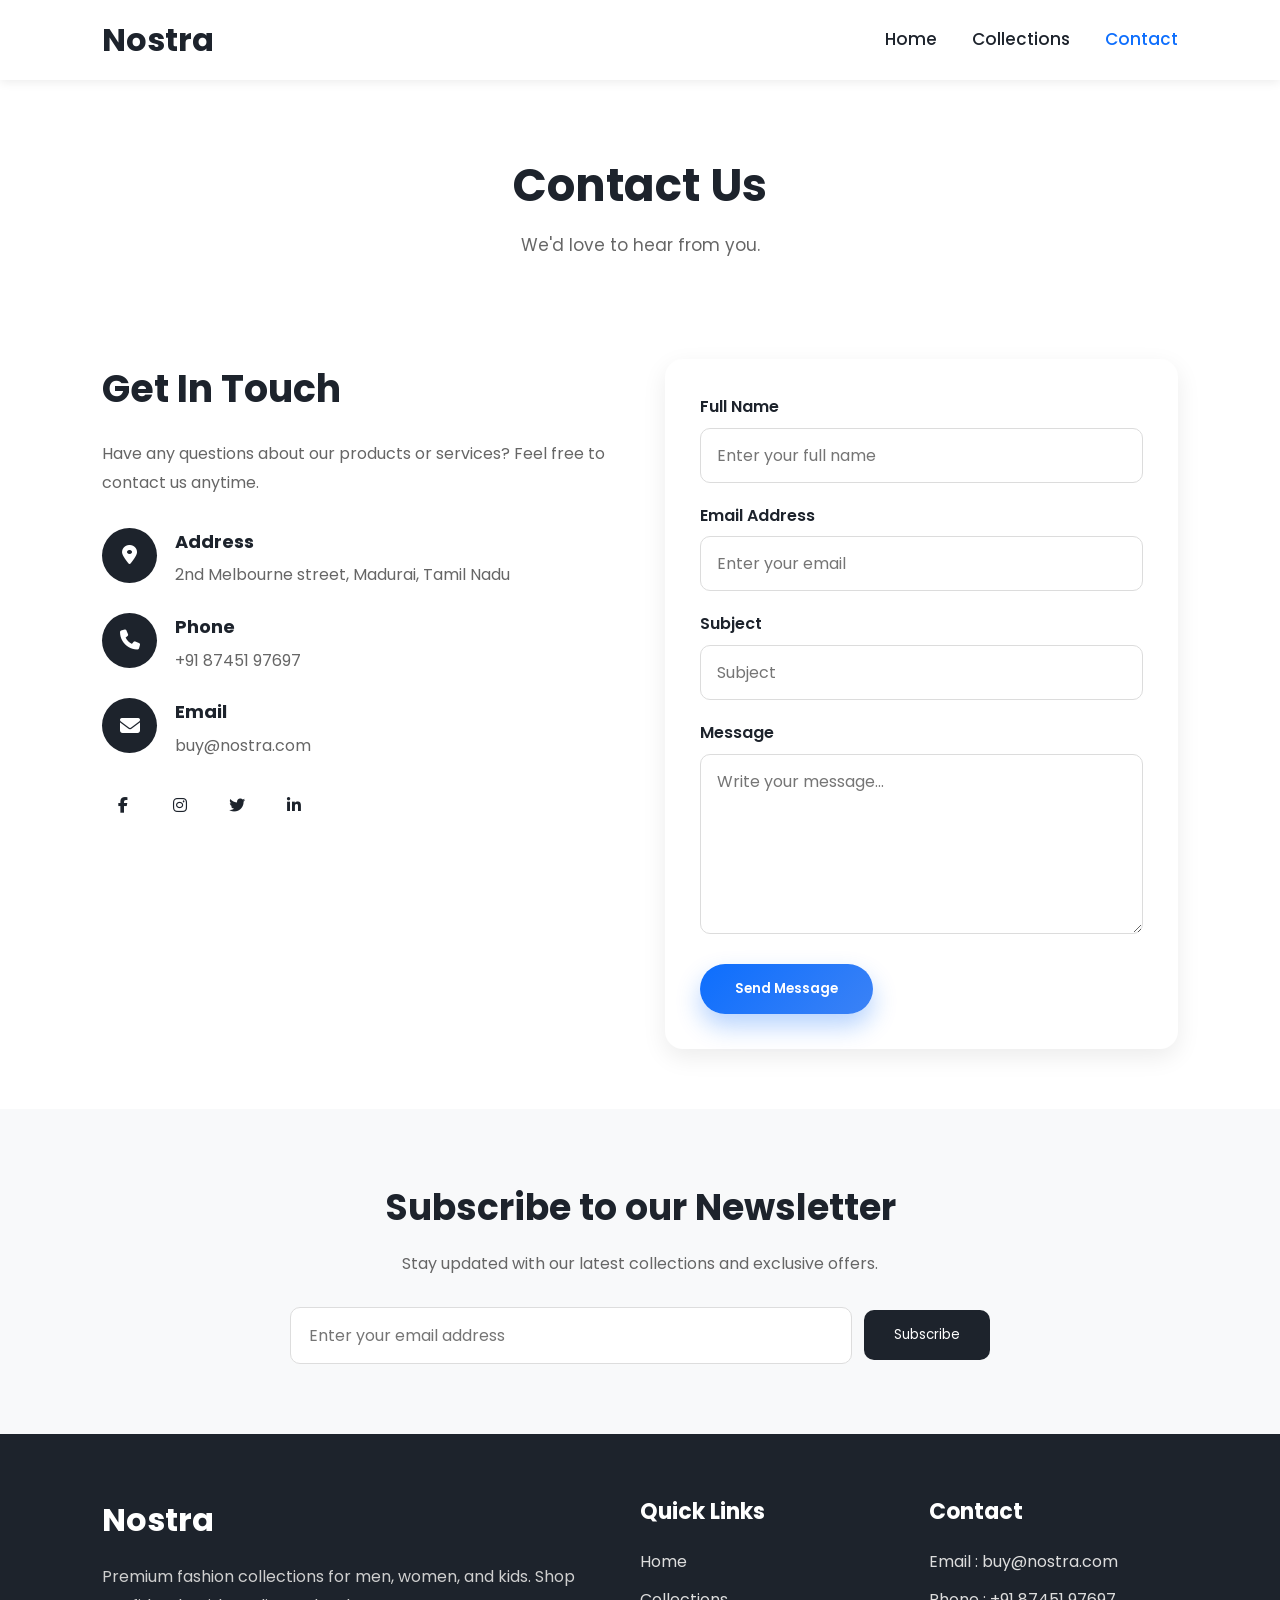
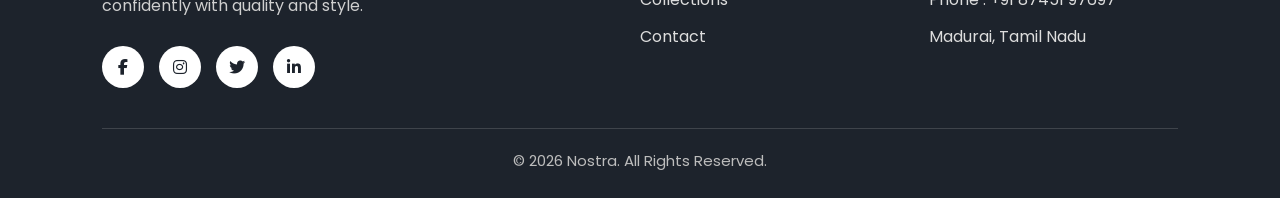
<file: contact.html>
<!DOCTYPE html>
<html lang="en">

<head>
    <meta charset="UTF-8">
    <meta name="viewport" content="width=device-width, initial-scale=1.0">
    <title>Nostra | Contact</title>

    <!-- CSS -->
    <link rel="stylesheet" href="style.css">

    <!-- Google Fonts -->
    <link href="https://fonts.googleapis.com/css2?family=Poppins:wght@300;400;500;600;700&display=swap"
        rel="stylesheet">

    <!-- Font Awesome -->
    <link rel="stylesheet"
        href="https://cdnjs.cloudflare.com/ajax/libs/font-awesome/6.5.2/css/all.min.css">
</head>

<body>

    <!-- ================= NAVBAR ================= -->

    <nav class="navbar">

        <div class="logo">
            <h2>Nostra</h2>
        </div>

        <ul class="nav-links" id="navLinks">

            <li>
                <a href="index.html">Home</a>
            </li>

            <li>
                <a href="collections.html">Collections</a>
            </li>

            <li>
                <a href="contact.html" class="active">Contact</a>
            </li>

        </ul>

        <div class="menu-icon" id="menuIcon">
            <i class="fa-solid fa-bars"></i>
        </div>

    </nav>

    <!-- ================= MOBILE MENU ================= -->

    <div class="mobile-menu" id="mobileMenu">

        <div class="close-btn" id="closeMenu">
            <i class="fa-solid fa-xmark"></i>
        </div>

        <a href="index.html">Home</a>
        <a href="collections.html">Collections</a>
        <a href="contact.html">Contact</a>

    </div>

    <!-- ================= PAGE HEADER ================= -->

    <section class="page-title">

        <h1>Contact Us</h1>

        <p>We'd love to hear from you.</p>

    </section>

    <!-- ================= CONTACT SECTION ================= -->

    <section class="contact-section">

        <div class="contact-info">

            <h2>Get In Touch</h2>

            <p>
                Have any questions about our products or services?
                Feel free to contact us anytime.
            </p>

            <div class="info-box">

                <i class="fa-solid fa-location-dot"></i>

                <div>
                    <h4>Address</h4>
                    <p>2nd Melbourne street, Madurai, Tamil Nadu</p>
                </div>

            </div>

            <div class="info-box">

                <i class="fa-solid fa-phone"></i>

                <div>
                    <h4>Phone</h4>
                    <p>+91 87451 97697</p>
                </div>

            </div>

            <div class="info-box">

                <i class="fa-solid fa-envelope"></i>

                <div>
                    <h4>Email</h4>
                    <p>buy@nostra.com</p>
                </div>

            </div>

            <div class="social-icons">

                <a href="#"><i class="fab fa-facebook-f"></i></a>

                <a href="#"><i class="fab fa-instagram"></i></a>

                <a href="#"><i class="fab fa-twitter"></i></a>

                <a href="#"><i class="fab fa-linkedin-in"></i></a>

            </div>

        </div>

        <!-- ================= CONTACT FORM ================= -->

        <div class="contact-form">

            <form>

                <div class="input-group">

                    <label>Full Name</label>

                    <input
                        type="text"
                        placeholder="Enter your full name"
                        required>

                </div>

                <div class="input-group">

                    <label>Email Address</label>

                    <input
                        type="email"
                        placeholder="Enter your email"
                        required>

                </div>

                <div class="input-group">

                    <label>Subject</label>

                    <input
                        type="text"
                        placeholder="Subject"
                        required>

                </div>

                <div class="input-group">

                    <label>Message</label>

                    <textarea
                        rows="6"
                        placeholder="Write your message..."
                        required></textarea>

                </div>

                <button type="submit" class="btn">
                    Send Message
                </button>

            </form>

        </div>

    </section>

    <!-- ================= NEWSLETTER ================= -->

    <section class="newsletter">

        <h2>Subscribe to our Newsletter</h2>

        <p>
            Stay updated with our latest collections and exclusive offers.
        </p>

        <div class="newsletter-box">

            <input
                type="email"
                placeholder="Enter your email address">

            <button>
                Subscribe
            </button>

        </div>

    </section>

    <!-- ================= FOOTER ================= -->

    <footer>

        <div class="footer-container">

            <div class="footer-about">

                <h2>Nostra</h2>

                <p>
                    Premium fashion collections for men, women, and kids.
                    Shop confidently with quality and style.
                </p>

                <div class="social-icons">

                    <a href="#"><i class="fab fa-facebook-f"></i></a>

                    <a href="#"><i class="fab fa-instagram"></i></a>

                    <a href="#"><i class="fab fa-twitter"></i></a>

                    <a href="#"><i class="fab fa-linkedin-in"></i></a>

                </div>

            </div>

            <div class="footer-links">

                <h3>Quick Links</h3>

                <ul>

                    <li><a href="index.html">Home</a></li>

                    <li><a href="collections.html">Collections</a></li>

                    <li><a href="contact.html">Contact</a></li>

                </ul>

            </div>

            <div class="footer-contact">

                <h3>Contact</h3>

                 <p>Email : buy@nostra.com</p>

                <p>Phone : +91 87451 97697</p>

                <p>Madurai, Tamil Nadu</p>

            </div>

        </div>

        <hr>

        <p class="copyright">
            © 2026 Nostra. All Rights Reserved.
        </p>

    </footer>

    <!-- JavaScript -->

    <script src="script.js"></script>
    <button id="topBtn">↑</button>

</body>

</html>
</file>
<file: style.css>
/* ============================
   GOOGLE FONT
============================ */

@import url('https://fonts.googleapis.com/css2?family=Poppins:wght@300;400;500;600;700;800&display=swap');

/* ============================
   RESET
============================ */

* {
    margin: 0;
    padding: 0;
    box-sizing: border-box;
    font-family: 'Poppins', sans-serif;
}

html {
    scroll-behavior: smooth;
}

body {
    background: #ffffff;
    color: #1d232c;
    overflow-x: hidden;
    line-height: 1.6;
}

a {
    text-decoration: none;
    color: inherit;
}

ul {
    list-style: none;
}

img {
    width: 100%;
    display: block;
}

button {
    cursor: pointer;
    border: none;
    outline: none;
    transition: .3s;
}

section {
    padding: 70px 8%;
}

/* ============================
   NAVBAR
============================ */

.navbar {

    width: 100%;
    height: 80px;

    display: flex;
    justify-content: space-between;
    align-items: center;

    padding: 0 8%;

    background: rgba(255, 255, 255, .85);

    backdrop-filter: blur(15px);

    -webkit-backdrop-filter: blur(15px);

    border-bottom: 1px solid rgba(255, 255, 255, .3);

    box-shadow: 0 2px 10px rgba(0, 0, 0, .08);

    position: sticky;
    top: 0;
    left: 0;

    z-index: 1000;
}

.logo h2 {

    font-size: 32px;
    font-weight: 700;
    color: #1d232c;
}

.nav-links {

    display: flex;
    gap: 35px;
}

.nav-links li a {

    font-size: 17px;
    font-weight: 500;
    transition: .3s;
}

.nav-links li a:hover {

    color: #0d6efd;
}

.active {

    color: #0d6efd;
    font-weight: 600;
}

.menu-icon {

    display: none;

    font-size: 28px;

    cursor: pointer;
}

/* ============================
   MOBILE MENU
============================ */

.mobile-menu {

    position: fixed;

    top: 0;
    right: -100%;

    width: 260px;
    height: 100vh;

    background: #1d232c;

    display: flex;
    flex-direction: column;

    padding: 40px 30px;

    transition: .4s;

    z-index: 2000;
}

.mobile-menu.active {

    right: 0;
}

.close-btn {

    text-align: right;

    margin-bottom: 40px;

    color: white;

    font-size: 28px;

    cursor: pointer;
}

.mobile-menu a {

    color: white;

    font-size: 20px;

    margin: 15px 0;

    transition: .3s;
}

.mobile-menu a:hover {

    color: #0d6efd;
}

/* ============================
   HERO
============================ */

.hero {

    display: grid;
    grid-template-columns: repeat(2, 1fr);
    align-items: center;
    gap: 60px;

    min-height: 85vh;

    background: linear-gradient(135deg, #eef5ff, #ffffff, #f8fbff);

    border-radius: 25px;

    padding: 80px;

}

.hero-content h1 {

    font-size: 58px;

    font-weight: 700;

    line-height: 1.2;

    margin-bottom: 20px;
}

.hero-content p {

    color: #666;

    font-size: 18px;

    margin-bottom: 35px;
}

.btn {

    display: inline-block;

    padding: 15px 35px;

    border-radius: 50px;

    background: linear-gradient(135deg, #0d6efd, #3b82f6);

    color: white;

    font-weight: 600;

    box-shadow: 0 12px 25px rgba(13, 110, 253, .3);

    transition: .4s;

}

.btn:hover {

    transform: translateY(-5px);

    box-shadow: 0 20px 40px rgba(13, 110, 253, .4);

}

.hero-image {

    text-align: center;
}

.hero-image img {

    width: 100%;

    max-width: 520px;

    border-radius: 20px;

    box-shadow: 0 20px 50px rgba(0, 0, 0, .18);

    transition: .4s;
}

.hero-image img:hover {

    transform: scale(1.03);
}

/* ============================
   PAGE TITLE
============================ */

.page-title {

    text-align: center;

    padding: 70px 8% 40px;
}

.page-title h1 {

    font-size: 45px;

    margin-bottom: 10px;
}

.page-title p {

    color: #666;

    font-size: 17px;
}

/* ============================
   BRANDS
============================ */

.brands {
    background: #f8f9fa;
}

.brands h2 {
    text-align: center;
    font-size: 36px;
    margin-bottom: 50px;
}

.brand-container {
    display: grid;
    grid-template-columns: repeat(5, 1fr);
    gap: 25px;
}

.brand-card {
    background: #fff;
    padding: 35px 20px;
    border-radius: 15px;
    text-align: center;
    box-shadow: 0 5px 15px rgba(0, 0, 0, .08);
    transition: .3s;
}

.brand-card:hover {
    transform: translateY(-10px);
    box-shadow: 0 12px 25px rgba(0, 0, 0, .15);
}

.brand-card i {
    font-size: 45px;
    color: #1d232c;
    margin-bottom: 15px;
}

.brand-card p {
    font-size: 18px;
    font-weight: 600;
}

/* ============================
   SERVICES
============================ */

.services h2 {
    text-align: center;
    font-size: 36px;
    margin-bottom: 50px;
}

.service-container {
    display: grid;
    grid-template-columns: repeat(4, 1fr);
    gap: 25px;
}

.service-box {
    background: #f5f5f5;
    padding: 35px 25px;
    border-radius: 15px;
    text-align: center;
    transition: .3s;
}

.service-box:hover {
    background: #1d232c;
    color: #fff;
    transform: translateY(-8px);
}

.service-box i {
    font-size: 42px;
    margin-bottom: 18px;
}

.service-box h3 {
    margin-bottom: 12px;
    font-size: 22px;
}

.service-box p {
    font-size: 15px;
    color: #666;
}

.service-box:hover p {
    color: #ddd;
}

/* ============================
   PRODUCTS
============================ */

.products {
    background: #fff;
}

.products h2 {
    text-align: center;
    font-size: 36px;
    margin-bottom: 50px;
}


.product-container {
    display: grid;
    grid-template-columns: repeat(4, 1fr);
    gap: 30px;
}

.product-card {

    position: relative;

    overflow: hidden;

    border-radius: 20px;

    background: white;

    border: 1px solid #eee;

    transition: .4s;

    box-shadow: 0 8px 25px rgba(0, 0, 0, .08);

}

.product-card:hover {

    transform: translateY(-12px);

    box-shadow: 0 25px 45px rgba(0, 0, 0, .15);

}

.product-card img {

    height: 340px;

    object-fit: cover;

    transition: .5s;

}

.product-card h3 {
    margin-top: 18px;
    text-align: center;
    font-size: 22px;
}

.product-card p {
    text-align: center;
    margin: 10px 0;
    font-size: 18px;
    font-weight: 600;
    color: #0d6efd;
}

.product-card button {
    display: block;
    margin: 20px auto 25px;
    padding: 12px 28px;
    background: #1d232c;
    color: #fff;
    border-radius: 8px;
    transition: .3s;
}

.product-card button:hover {
    background: #0d6efd;
}

.sale-tag {
    position: absolute;
    top: 15px;
    left: 15px;
    background: #ff3b30;
    color: #fff;
    padding: 7px 14px;
    border-radius: 25px;
    font-size: 13px;
    font-weight: 600;
    z-index: 5;
}

/* ============================
   OFFER SECTION
============================ */

.offer {
    display: grid;
    grid-template-columns: repeat(2, 1fr);
    gap: 50px;
    align-items: center;
    background: #1d232c;
    color: #fff;
}

.offer-image img {
    width: 100%;
    border-radius: 18px;
}

.offer-content h2 {
    font-size: 42px;
    margin-bottom: 15px;
}

.offer-content h3 {
    font-size: 30px;
    color: #ffc107;
    margin-bottom: 20px;
}

.offer-content p {
    font-size: 18px;
    margin-bottom: 30px;
    color: #ddd;
}

.offer .btn {
    background: #fff;
    color: #1d232c;
    font-weight: 600;
}

.offer .btn:hover {
    background: #0d6efd;
    color: #fff;
}

/* ============================
   COLLECTIONS PAGE
============================ */

.collection-container {
    display: grid;
    grid-template-columns: 260px 1fr;
    gap: 35px;
    align-items: flex-start;
    padding: 50px 8%;
}

/* ============================
   FILTER SIDEBAR
============================ */

.filter {
    background: #f8f9fa;
    padding: 25px;
    border-radius: 15px;
    box-shadow: 0 5px 15px rgba(0, 0, 0, .08);
    position: sticky;
    top: 100px;
}

.filter h3 {
    font-size: 28px;
    margin-bottom: 20px;
}

.filter h4 {
    font-size: 20px;
    margin-bottom: 15px;
}

.filter label {
    display: block;
    margin: 15px 0;
    font-size: 17px;
    cursor: pointer;
}

.filter input[type="checkbox"] {
    margin-right: 10px;
    width: 16px;
    height: 16px;
    cursor: pointer;
}

/* ============================
   SEARCH BAR
============================ */

.search-section {
    padding: 20px 8%;
}

.search-box {
    width: 100%;
    max-width: 700px;
    margin: 0 auto;
    display: flex;
    align-items: center;
    gap: 12px;
    border: 2px solid #ddd;
    border-radius: 12px;
    padding: 14px 18px;
    background: #fff;
}

.search-box i {
    color: #777;
    font-size: 18px;
}

.search-box input {
    width: 100%;
    border: none;
    outline: none;
    font-size: 17px;
    background: transparent;
}

/* ============================
   PRODUCT GRID
============================ */

.products-grid {
    display: grid;
    grid-template-columns: repeat(auto-fit, minmax(240px, 1fr));
    gap: 30px;
}

.collection-card {

    background: white;

    border-radius: 20px;

    overflow: hidden;

    transition: .4s;

    box-shadow: 0 10px 25px rgba(0, 0, 0, .08);

}

.collection-card:hover {

    transform: translateY(-10px);

    box-shadow: 0 25px 40px rgba(0, 0, 0, .15);

}

.collection-card img {
    width: 100%;
    height: 300px;
    object-fit: cover;
}

.collection-card h3 {
    padding: 18px 18px 8px;
    font-size: 22px;
}

.collection-card p {
    padding: 0 18px;
    color: #666;
    font-size: 16px;
}

.collection-card span {
    display: block;
    padding: 12px 18px 20px;
    color: #0d6efd;
    font-size: 20px;
    font-weight: 700;
}

/* ============================
   HOVER EFFECTS
============================ */

.collection-card img {
    transition: transform .4s;
}

.collection-card:hover img {
    transform: scale(1.08);
}

.collection-card::after {
    content: "";
    position: absolute;
    inset: 0;
    pointer-events: none;
}

.collection-card {
    position: relative;
}

/* ============================
   HIDDEN PRODUCT
============================ */

.hide {
    display: none !important;
}

/* ============================
   FILTER TITLE
============================ */

.filter-title {
    margin-bottom: 15px;
    font-size: 18px;
    font-weight: 600;
    color: #1d232c;
}

/* ============================
   SEARCH FOCUS
============================ */

.search-box:focus-within {
    border-color: #0d6efd;
    box-shadow: 0 0 10px rgba(13, 110, 253, .2);
}

/* ============================
   CONTACT PAGE
============================ */

.contact-section {
    display: grid;
    grid-template-columns: 1fr 1fr;
    gap: 50px;
    align-items: flex-start;
    padding: 60px 8%;
}

/* ============================
   CONTACT INFO
============================ */

.contact-info h2 {
    font-size: 38px;
    margin-bottom: 20px;
    color: #1d232c;
}

.contact-info>p {
    color: #666;
    margin-bottom: 30px;
    line-height: 1.8;
}

.info-box {
    display: flex;
    align-items: flex-start;
    gap: 18px;
    margin-bottom: 25px;
}

.info-box i {
    width: 55px;
    height: 55px;
    background: #1d232c;
    color: #fff;
    border-radius: 50%;
    display: flex;
    justify-content: center;
    align-items: center;
    font-size: 20px;
}

.info-box h4 {
    margin-bottom: 6px;
    font-size: 18px;
}

.info-box p {
    color: #666;
}

/* ============================
   CONTACT FORM
============================ */

.contact-form {
    background: #fff;
    padding: 35px;
    border-radius: 18px;
    box-shadow: 0 8px 25px rgba(0, 0, 0, .08);
}

.contact-form form {
    display: flex;
    flex-direction: column;
    gap: 20px;
}

.input-group {
    display: flex;
    flex-direction: column;
}

.input-group label {
    margin-bottom: 8px;
    font-weight: 600;
    color: #1d232c;
}

.input-group input,
.input-group textarea {
    width: 100%;
    padding: 14px 16px;
    border: 1px solid #dcdcdc;
    border-radius: 10px;
    outline: none;
    font-size: 16px;
    transition: .3s;
    resize: vertical;
}

.input-group input:focus,
.input-group textarea:focus {
    border-color: #0d6efd;
    box-shadow: 0 0 8px rgba(13, 110, 253, .15);
}

.contact-form .btn {
    align-self: flex-start;
    margin-top: 10px;
}

/* ============================
   NEWSLETTER
============================ */

.newsletter {
    text-align: center;
    background: #f8f9fa;
}

.newsletter h2 {
    font-size: 36px;
    margin-bottom: 15px;
}

.newsletter p {
    color: #666;
    max-width: 650px;
    margin: 0 auto 30px;
}

.newsletter-box {
    display: flex;
    justify-content: center;
    align-items: center;
    gap: 12px;
    max-width: 700px;
    margin: 0 auto;
}

.newsletter-box input {
    flex: 1;
    padding: 15px 18px;
    border: 1px solid #ddd;
    border-radius: 10px;
    outline: none;
    font-size: 16px;
}

.newsletter-box input:focus {
    border-color: #0d6efd;
}

.newsletter-box button {
    padding: 15px 30px;
    background: #1d232c;
    color: #fff;
    border-radius: 10px;
    transition: .3s;
}

.newsletter-box button:hover {
    background: #0d6efd;
}

/* ============================
   FOOTER
============================ */

footer {
    background: #1d232c;
    color: #fff;
    padding: 60px 8% 25px;
}

.footer-container {
    display: grid;
    grid-template-columns: 2fr 1fr 1fr;
    gap: 40px;
}

.footer-about h2 {
    font-size: 32px;
    margin-bottom: 18px;
}

.footer-about p {
    color: #cfcfcf;
    line-height: 1.8;
}

.footer-links h3,
.footer-contact h3 {
    margin-bottom: 20px;
    font-size: 22px;
}

.footer-links ul li {
    margin-bottom: 12px;
}

.footer-links a {
    color: #ddd;
    transition: .3s;
}

.footer-links a:hover {
    color: #0d6efd;
}

.footer-contact p {
    color: #ddd;
    margin-bottom: 12px;
}

/* ============================
   SOCIAL ICONS
============================ */

.social-icons {
    display: flex;
    gap: 15px;
    margin-top: 25px;
}

.social-icons a {
    width: 42px;
    height: 42px;
    background: #fff;
    color: #1d232c;
    border-radius: 50%;
    display: flex;
    justify-content: center;
    align-items: center;
    transition: .3s;
}

.social-icons a:hover {
    background: #0d6efd;
    color: #fff;
    transform: translateY(-4px);
}

/* ============================
   FOOTER BOTTOM
============================ */

footer hr {
    margin: 40px 0 20px;
    border: none;
    border-top: 1px solid rgba(255, 255, 255, .15);
}

.copyright {
    text-align: center;
    color: #bdbdbd;
    font-size: 15px;
}

/* ============================
   RESPONSIVE DESIGN
============================ */

/* Large Tablets */

@media screen and (max-width:992px) {

    .hero,
    .offer,
    .contact-section {
        grid-template-columns: 1fr;
        text-align: center;
    }

    .hero-content {
        order: 2;
    }

    .hero-image {
        order: 1;
    }

    .hero-image img,
    .offer-image img {
        max-width: 500px;
        margin: auto;
    }

    .brand-container {
        grid-template-columns: repeat(3, 1fr);
    }

    .service-container {
        grid-template-columns: repeat(2, 1fr);
    }

    .product-container {
        grid-template-columns: repeat(2, 1fr);
    }

    .footer-container {
        grid-template-columns: 1fr;
        text-align: center;
    }

    .social-icons {
        justify-content: center;
    }

    .newsletter-box {
        flex-direction: column;
    }

    .newsletter-box input,
    .newsletter-box button {
        width: 100%;
    }

    .contact-form .btn {
        width: 100%;
    }

}

/* ============================
   MOBILE
============================ */

@media screen and (max-width:768px) {

    section {
        padding: 50px 6%;
    }

    .nav-links {
        display: none;
    }

    .menu-icon {
        display: block;
    }

    .logo h2 {
        font-size: 28px;
    }

    .hero h1 {
        font-size: 38px;
    }

    .hero p {
        font-size: 16px;
    }

    .brand-container {
        grid-template-columns: repeat(2, 1fr);
    }

    .service-container {
        grid-template-columns: 1fr;
    }

    .product-container {
        grid-template-columns: 1fr;
    }

    .collection-container {
        grid-template-columns: 1fr;
    }

    .filter {
        position: static;
        width: 100%;
        margin-bottom: 30px;
    }

    .products-grid {
        grid-template-columns: 1fr;
    }

    .contact-section {
        grid-template-columns: 1fr;
    }

    .page-title h1 {
        font-size: 34px;
    }

    .newsletter h2 {
        font-size: 30px;
    }

    .offer-content h2 {
        font-size: 32px;
    }

}

/* ============================
   SMALL MOBILE
============================ */

@media screen and (max-width:480px) {

    .navbar {
        padding: 0 20px;
    }

    .hero {
        gap: 30px;
    }

    .hero h1 {
        font-size: 30px;
    }

    .hero p {
        font-size: 15px;
    }

    .btn {
        padding: 12px 25px;
        font-size: 15px;
    }

    .brand-container {
        grid-template-columns: 1fr;
    }

    .page-title h1 {
        font-size: 28px;
    }

    .products h2,
    .brands h2,
    .services h2,
    .newsletter h2 {
        font-size: 28px;
    }

    .contact-info h2 {
        font-size: 30px;
    }

    .contact-form {
        padding: 25px;
    }

}

/* ============================
   ANIMATIONS
============================ */

@keyframes fadeUp {

    from {
        opacity: 0;
        transform: translateY(40px);
    }

    to {
        opacity: 1;
        transform: translateY(0);
    }

}

@keyframes zoomIn {

    from {
        opacity: 0;
        transform: scale(.9);
    }

    to {
        opacity: 1;
        transform: scale(1);
    }

}

.hero-content {
    animation: fadeUp 1s ease;
}

.hero-image {
    animation: zoomIn 1s ease;
}

.product-card,
.collection-card,
.brand-card,
.service-box {
    animation: fadeUp .8s ease;
}

/* ============================
   SCROLLBAR
============================ */

::-webkit-scrollbar {
    width: 10px;
}

::-webkit-scrollbar-track {
    background: #f2f2f2;
}

::-webkit-scrollbar-thumb {
    background: #1d232c;
    border-radius: 10px;
}

::-webkit-scrollbar-thumb:hover {
    background: #0d6efd;
}

/* ============================
   UTILITIES
============================ */

.text-center {
    text-align: center;
}

.mt-1 {
    margin-top: 10px;
}

.mt-2 {
    margin-top: 20px;
}

.mt-3 {
    margin-top: 30px;
}

.mt-4 {
    margin-top: 40px;
}

.mb-1 {
    margin-bottom: 10px;
}

.mb-2 {
    margin-bottom: 20px;
}

.mb-3 {
    margin-bottom: 30px;
}

.mb-4 {
    margin-bottom: 40px;
}

.hidden {
    display: none !important;
}

.show {
    display: block !important;
}

#topBtn {
    position: fixed;
    bottom: 20px;
    right: 20px;
    width: 50px;
    height: 50px;
    border: none;
    border-radius: 50%;
    background: #0d6efd;
    color: #fff;
    font-size: 22px;
    cursor: pointer;
    display: none;
    z-index: 999;
    box-shadow: 0 10px 20px rgba(0, 0, 0, .2);
    transition: .3s;
}

#topBtn:hover {
    background: #1d232c;
    transform: translateY(-4px);
}
</file>
